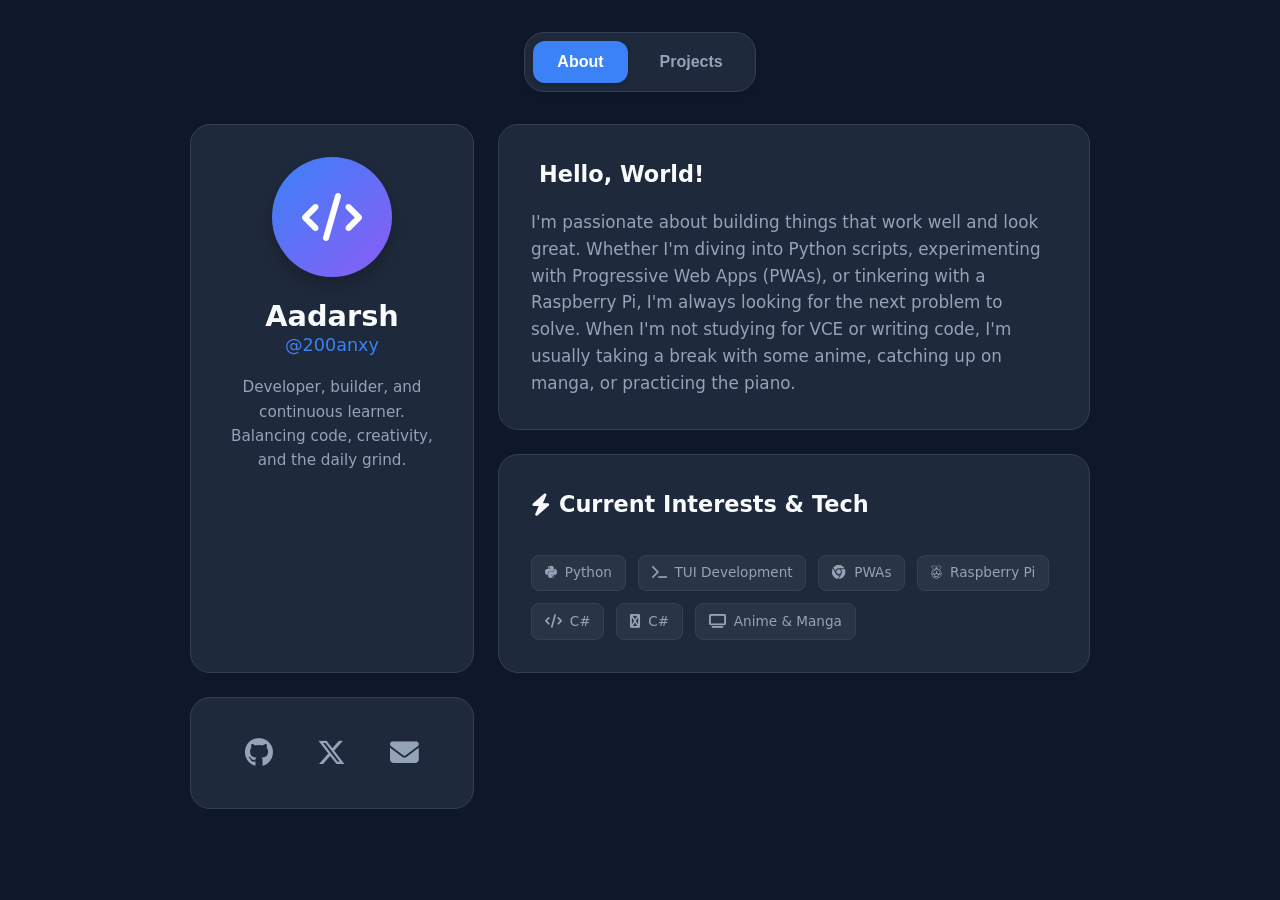
<file: index.html>
<!DOCTYPE html>
<html lang="en">
<head>
    <meta charset="UTF-8">
    <meta name="viewport" content="width=device-width, initial-scale=1.0">
    <title>Aadarsh | @200anxy</title>
    <link href="https://cdnjs.cloudflare.com/ajax/libs/font-awesome/6.4.0/css/all.min.css" rel="stylesheet">
    <style>
        /* =========================================
           CUSTOMIZATION ZONE
           ========================================= */
        :root {
            --bg-color: #0f172a;          
            --card-bg: #1e293b;           
            --card-border: #334155;       
            --text-primary: #f8fafc;      
            --text-secondary: #94a3b8;    
            --accent-color: #3b82f6;      
            --accent-hover: #60a5fa;      
            --font-family: 'Inter', system-ui, -apple-system, sans-serif;
        }

        /* =========================================
           BASE STYLES
           ========================================= */
        * {
            box-sizing: border-box;
            margin: 0;
            padding: 0;
        }

        body {
            background-color: var(--bg-color);
            color: var(--text-primary);
            font-family: var(--font-family);
            display: flex;
            flex-direction: column;
            align-items: center;
            min-height: 100vh;
            padding: 2rem;
            line-height: 1.6;
        }

        /* =========================================
           NAVIGATION
           ========================================= */
        .navbar {
            background: var(--card-bg);
            border: 1px solid var(--card-border);
            padding: 0.5rem;
            border-radius: 20px;
            display: flex;
            gap: 0.5rem;
            margin-bottom: 2rem;
            box-shadow: 0 4px 6px -1px rgba(0, 0, 0, 0.1);
        }

        .nav-btn {
            background: transparent;
            color: var(--text-secondary);
            border: none;
            padding: 0.75rem 1.5rem;
            border-radius: 12px;
            font-size: 1rem;
            font-weight: 600;
            cursor: pointer;
            transition: all 0.2s;
        }

        .nav-btn:hover { color: var(--text-primary); }
        .nav-btn.active {
            background: var(--accent-color);
            color: white;
            box-shadow: 0 2px 4px rgba(0,0,0,0.2);
        }

        /* =========================================
           BENTO GRID LAYOUT
           ========================================= */
        .tab-content {
            display: none; 
            max-width: 900px;
            width: 100%;
            animation: fadeIn 0.4s ease-out;
        }

        .tab-content.active { display: block; }

        .bento-grid {
            display: grid;
            grid-template-columns: repeat(3, 1fr);
            gap: 1.5rem;
            width: 100%;
        }

        .section-title {
            grid-column: span 3;
            font-size: 1.5rem;
            margin: 1rem 0;
            padding-bottom: 0.5rem;
            border-bottom: 1px solid var(--card-border);
            color: var(--text-primary);
        }

        @keyframes fadeIn {
            from { opacity: 0; transform: translateY(10px); }
            to { opacity: 1; transform: translateY(0); }
        }

        .card {
            background: var(--card-bg);
            border: 1px solid var(--card-border);
            border-radius: 20px;
            padding: 2rem;
            transition: transform 0.1s ease, box-shadow 0.3s ease;
            transform-style: preserve-3d;
            position: relative;
            overflow: hidden;
            display: flex;
            flex-direction: column;
        }

        .card::before {
            content: '';
            position: absolute;
            top: 0; left: 0; right: 0; bottom: 0;
            background: radial-gradient(800px circle at var(--mouse-x) var(--mouse-y), rgba(255, 255, 255, 0.06), transparent 40%);
            opacity: 0;
            transition: opacity 0.3s;
            pointer-events: none;
        }

        .card:hover::before { opacity: 1; }

        /* Span classes */
        .span-2 { grid-column: span 2; }
        .span-3 { grid-column: span 3; }
        .row-span-2 { grid-row: span 2; }

        /* =========================================
           SPECIFIC CARD STYLES
           ========================================= */
        .profile-card { align-items: center; text-align: center; gap: 1rem; }
        .profile-pic {
            width: 120px; height: 120px; border-radius: 50%;
            background: linear-gradient(135deg, var(--accent-color), #8b5cf6);
            display: flex; align-items: center; justify-content: center;
            font-size: 3rem; color: white; box-shadow: 0 8px 16px rgba(0,0,0,0.2);
        }

        h1 { font-size: 1.8rem; font-weight: 700; }
        h2 { font-size: 1.4rem; margin-bottom: 1rem; display: flex; align-items: center; gap: 0.5rem; }
        h3 { font-size: 1.2rem; margin-bottom: 0.5rem; color: var(--text-primary); }
        
        .alias { color: var(--accent-color); font-weight: 500; font-size: 1.1rem; margin-top: -0.5rem; }
        .text-body { color: var(--text-secondary); font-size: 1.05rem; flex-grow: 1; }

        /* Tags */
        .tags-container { display: flex; flex-wrap: wrap; gap: 0.75rem; margin-top: 1rem; }
        .tag {
            background: rgba(255, 255, 255, 0.05);
            border: 1px solid var(--card-border);
            padding: 0.4rem 0.8rem; border-radius: 8px;
            font-size: 0.85rem; color: var(--text-secondary);
            display: flex; align-items: center; gap: 0.5rem; transition: all 0.2s;
        }
        .tag:hover { background: var(--accent-color); color: white; border-color: var(--accent-color); }

        /* Links */
        .social-links { display: flex; justify-content: space-around; align-items: center; height: 100%; }
        .social-btn { color: var(--text-secondary); font-size: 1.8rem; transition: color 0.2s, transform 0.2s; text-decoration: none; }
        .social-btn:hover { color: var(--accent-color); transform: scale(1.1); }
        
        .project-link {
            display: inline-block; margin-top: 1rem; color: var(--accent-color);
            text-decoration: none; font-weight: 600; font-size: 0.9rem; transition: color 0.2s;
        }
        .project-link:hover { color: var(--accent-hover); text-decoration: underline; }

        .loader {
            grid-column: span 3; text-align: center; color: var(--text-secondary);
            padding: 2rem; font-style: italic;
        }

        /* =========================================
           RESPONSIVE DESIGN
           ========================================= */
        @media (max-width: 768px) {
            .bento-grid { grid-template-columns: 1fr; }
            .span-2, .span-3, .row-span-2 { grid-column: span 1; grid-row: span 1; }
            .section-title { grid-column: span 1; }
        }
    </style>
</head>
<body>

    <nav class="navbar">
        <button class="nav-btn active" onclick="switchTab(event, 'about')">About</button>
        <button class="nav-btn" onclick="switchTab(event, 'projects')">Projects</button>
    </nav>

    <div id="about" class="tab-content active">
        <div class="bento-grid">
            <div class="card profile-card row-span-2 interactive-card">
                <div class="profile-pic"><i class="fa-solid fa-code"></i></div>
                <div>
                    <h1>Aadarsh</h1>
                    <p class="alias">@200anxy</p>
                </div>
                <p class="text-body" style="font-size: 0.95rem; text-align: center;">
                    Developer, builder, and continuous learner. Balancing code, creativity, and the daily grind.
                </p>
            </div>

            <div class="card span-2 interactive-card">
                <h2><i class="fa-solid fa-hand-wave"></i> Hello, World!</h2>
                <p class="text-body">
                    I'm passionate about building things that work well and look great. Whether I'm diving into Python scripts, experimenting with Progressive Web Apps (PWAs), or tinkering with a Raspberry Pi, I'm always looking for the next problem to solve. When I'm not studying for VCE or writing code, I'm usually taking a break with some anime, catching up on manga, or practicing the piano.
                </p>
            </div>

            <div class="card span-2 interactive-card">
                <h2><i class="fa-solid fa-bolt"></i> Current Interests & Tech</h2>
                <div class="tags-container">
                    <div class="tag"><i class="fa-brands fa-python"></i> Python</div>
                    <div class="tag"><i class="fa-solid fa-terminal"></i> TUI Development</div>
                    <div class="tag"><i class="fa-brands fa-chrome"></i> PWAs</div>
                    <div class="tag"><i class="fa-brands fa-raspberry-pi"></i> Raspberry Pi</div>
                    <div class="tag"><i class="fa-solid fa-code"></i>C#</div>
                    <div class="tag"><i class="fa-solid fa-golang"></i>C#</div>
                    <div class="tag"><i class="fa-solid fa-tv"></i> Anime & Manga</div>
                </div>
            </div>

            <div class="card interactive-card">
                <div class="social-links">
                    <a href="https://github.com/200anxy" target="_blank" class="social-btn" aria-label="GitHub"><i class="fa-brands fa-github"></i></a>
                    <a href="#" class="social-btn" aria-label="Twitter"><i class="fa-brands fa-x-twitter"></i></a>
                    <a href="mailto:your.email@example.com" class="social-btn" aria-label="Email"><i class="fa-solid fa-envelope"></i></a>
                </div>
            </div>
        </div>
    </div>

    <div id="projects" class="tab-content">
        <div class="bento-grid" id="projects-grid">
            

            <h2 class="section-title">Latest GitHub Repositories</h2>
            <div id="github-loading" class="loader"><i class="fa-solid fa-circle-notch fa-spin"></i> Fetching repositories from GitHub...</div>
            
            </div>
    </div>

    <script>
        // --- Tab Switching Logic ---
        function switchTab(event, tabId) {
            document.querySelectorAll('.tab-content').forEach(tab => tab.classList.remove('active'));
            document.querySelectorAll('.nav-btn').forEach(btn => btn.classList.remove('active'));
            document.getElementById(tabId).classList.add('active');
            event.currentTarget.classList.add('active');
        }

        // --- 3D Hover Effect Engine ---
        function initHoverEffects() {
            document.querySelectorAll('.interactive-card').forEach(card => {
                // Remove old listeners to prevent stacking if function runs twice
                const newCard = card.cloneNode(true);
                card.parentNode.replaceChild(newCard, card);
                
                newCard.addEventListener('mousemove', e => {
                    const rect = newCard.getBoundingClientRect();
                    const x = e.clientX - rect.left;
                    const y = e.clientY - rect.top;

                    newCard.style.setProperty('--mouse-x', `${x}px`);
                    newCard.style.setProperty('--mouse-y', `${y}px`);

                    const centerX = rect.width / 2;
                    const centerY = rect.height / 2;
                    const rotateX = ((y - centerY) / centerY) * -4; 
                    const rotateY = ((x - centerX) / centerX) * 4;

                    newCard.style.transform = `perspective(1000px) rotateX(${rotateX}deg) rotateY(${rotateY}deg) scale3d(1.02, 1.02, 1.02)`;
                });

                newCard.addEventListener('mouseleave', () => {
                    newCard.style.transform = `perspective(1000px) rotateX(0deg) rotateY(0deg) scale3d(1, 1, 1)`;
                });
            });
        }

        // --- GitHub API Fetch Logic ---
        async function fetchGitHubRepos() {
            const username = '200anxy'; 
            const grid = document.getElementById('projects-grid');
            const loader = document.getElementById('github-loading');

            // Repos to exclude from the automatic list
            const hiddenRepos = ['200anxy', '200anxy.github.io'];

            try {
                // Fetch repos sorted by most recently updated
                const response = await fetch(`https://api.github.com/users/${username}/repos?sort=updated`);
                if (!response.ok) throw new Error('Failed to fetch repositories');
                
                const repos = await response.json();
                loader.remove(); // Remove loading spinner

                // Filter out forks, the hidden repos, and limit to the 6 most recent
                const topRepos = repos
                    .filter(repo => !repo.fork && !hiddenRepos.includes(repo.name))
                    .slice(0, 6);

                if (topRepos.length === 0) {
                    grid.insertAdjacentHTML('beforeend', '<p style="grid-column: span 3; text-align: center; color: var(--text-secondary);">No public repositories found yet.</p>');
                    return;
                }

                topRepos.forEach((repo, index) => {
                    // Make the first dynamically fetched repo span 2 columns for layout variation
                    const spanClass = (index === 0) ? 'span-2' : '';
                    const languageTag = repo.language ? `<div class="tag"><i class="fa-solid fa-code"></i> ${repo.language}</div>` : '';
                    const description = repo.description || 'No description provided for this repository.';

                    const html = `
                        <div class="card ${spanClass} interactive-card">
                            <h3><i class="fa-solid fa-folder-open"></i> ${repo.name}</h3>
                            <p class="text-body">${description}</p>
                            <div class="tags-container">
                                ${languageTag}
                                <div class="tag"><i class="fa-solid fa-star"></i> ${repo.stargazers_count}</div>
                                <div class="tag"><i class="fa-solid fa-code-branch"></i> ${repo.forks_count}</div>
                            </div>
                            <a href="${repo.html_url}" target="_blank" class="project-link">View Repository <i class="fa-solid fa-arrow-right"></i></a>
                        </div>
                    `;
                    grid.insertAdjacentHTML('beforeend', html);
                });

                // Re-initialize hover effects so the new GitHub cards get the 3D tilt
                initHoverEffects();

            } catch (error) {
                console.error(error);
                loader.innerHTML = '<i class="fa-solid fa-triangle-exclamation"></i> Could not load GitHub repositories at this time.';
            }
        }

        // Initialize everything on page load
        window.onload = () => {
            initHoverEffects();
            fetchGitHubRepos();
        };
    </script>
</body>
</html>
</file>
